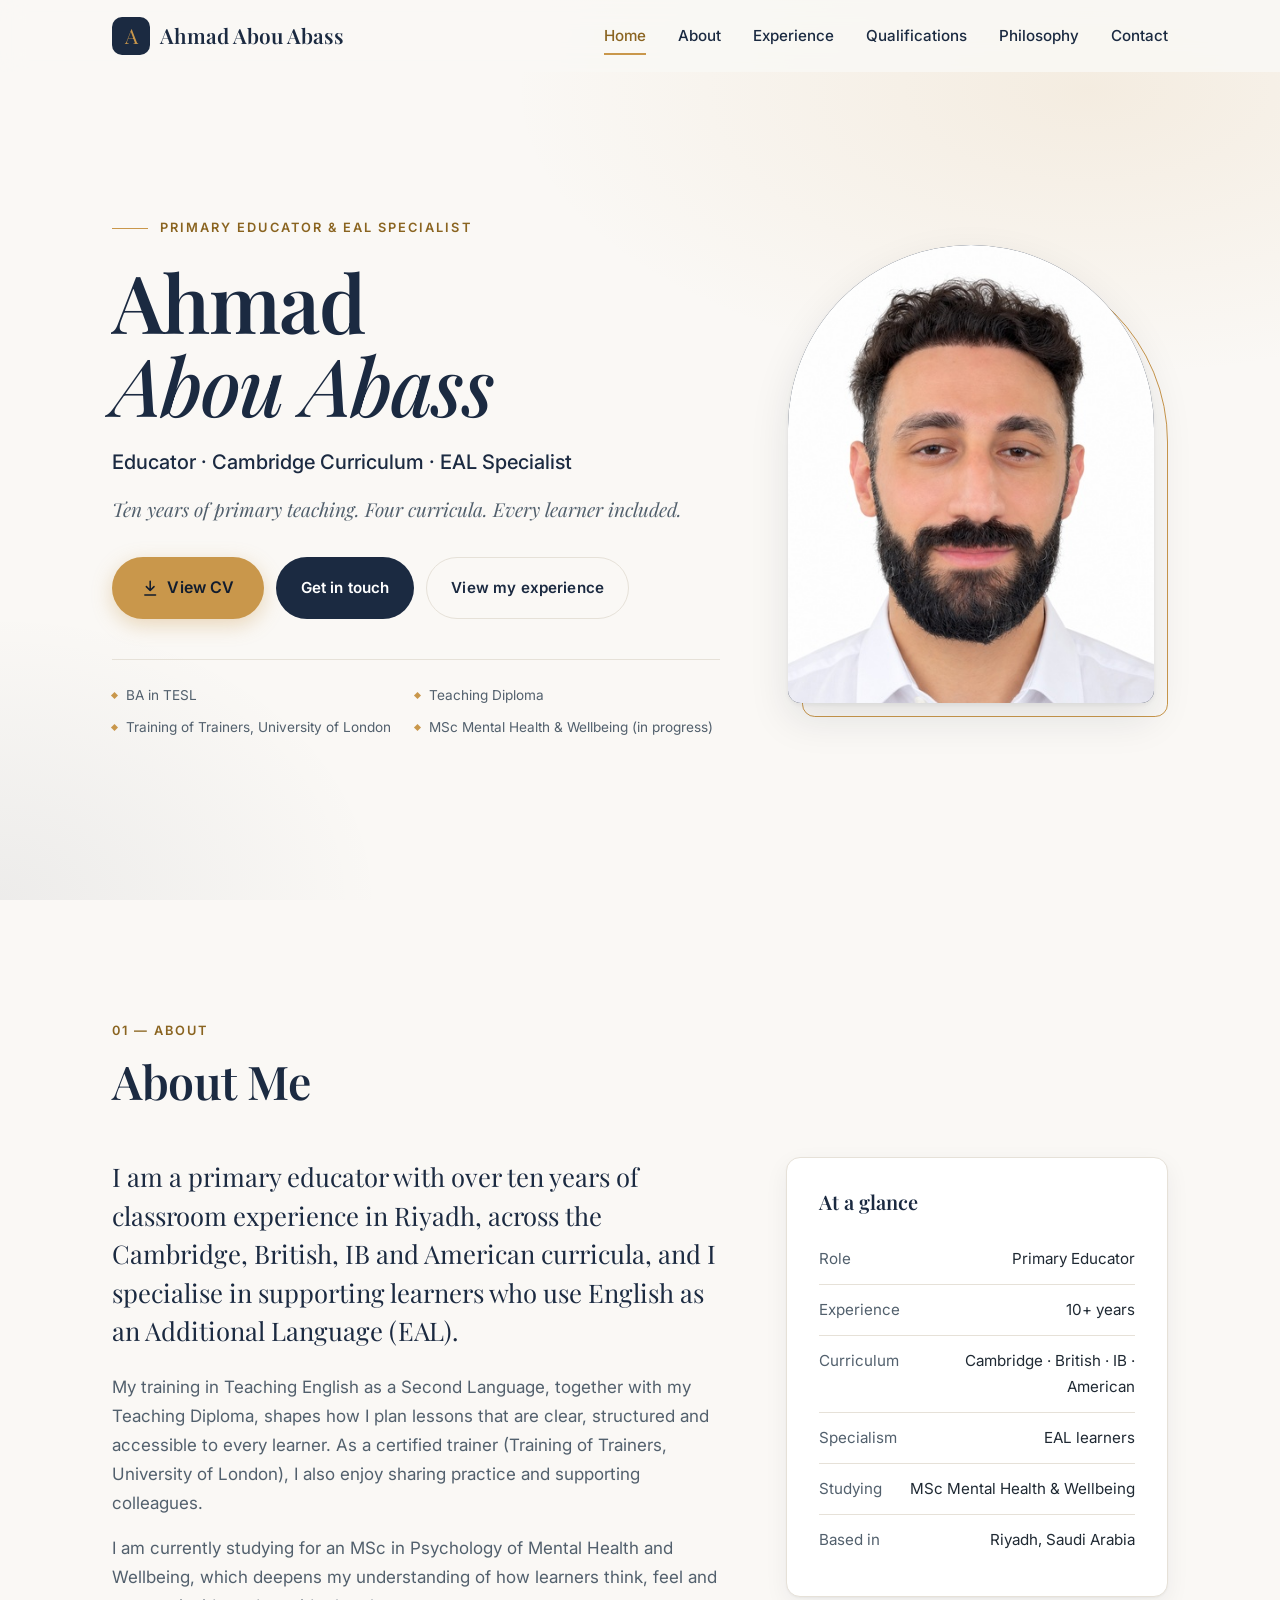
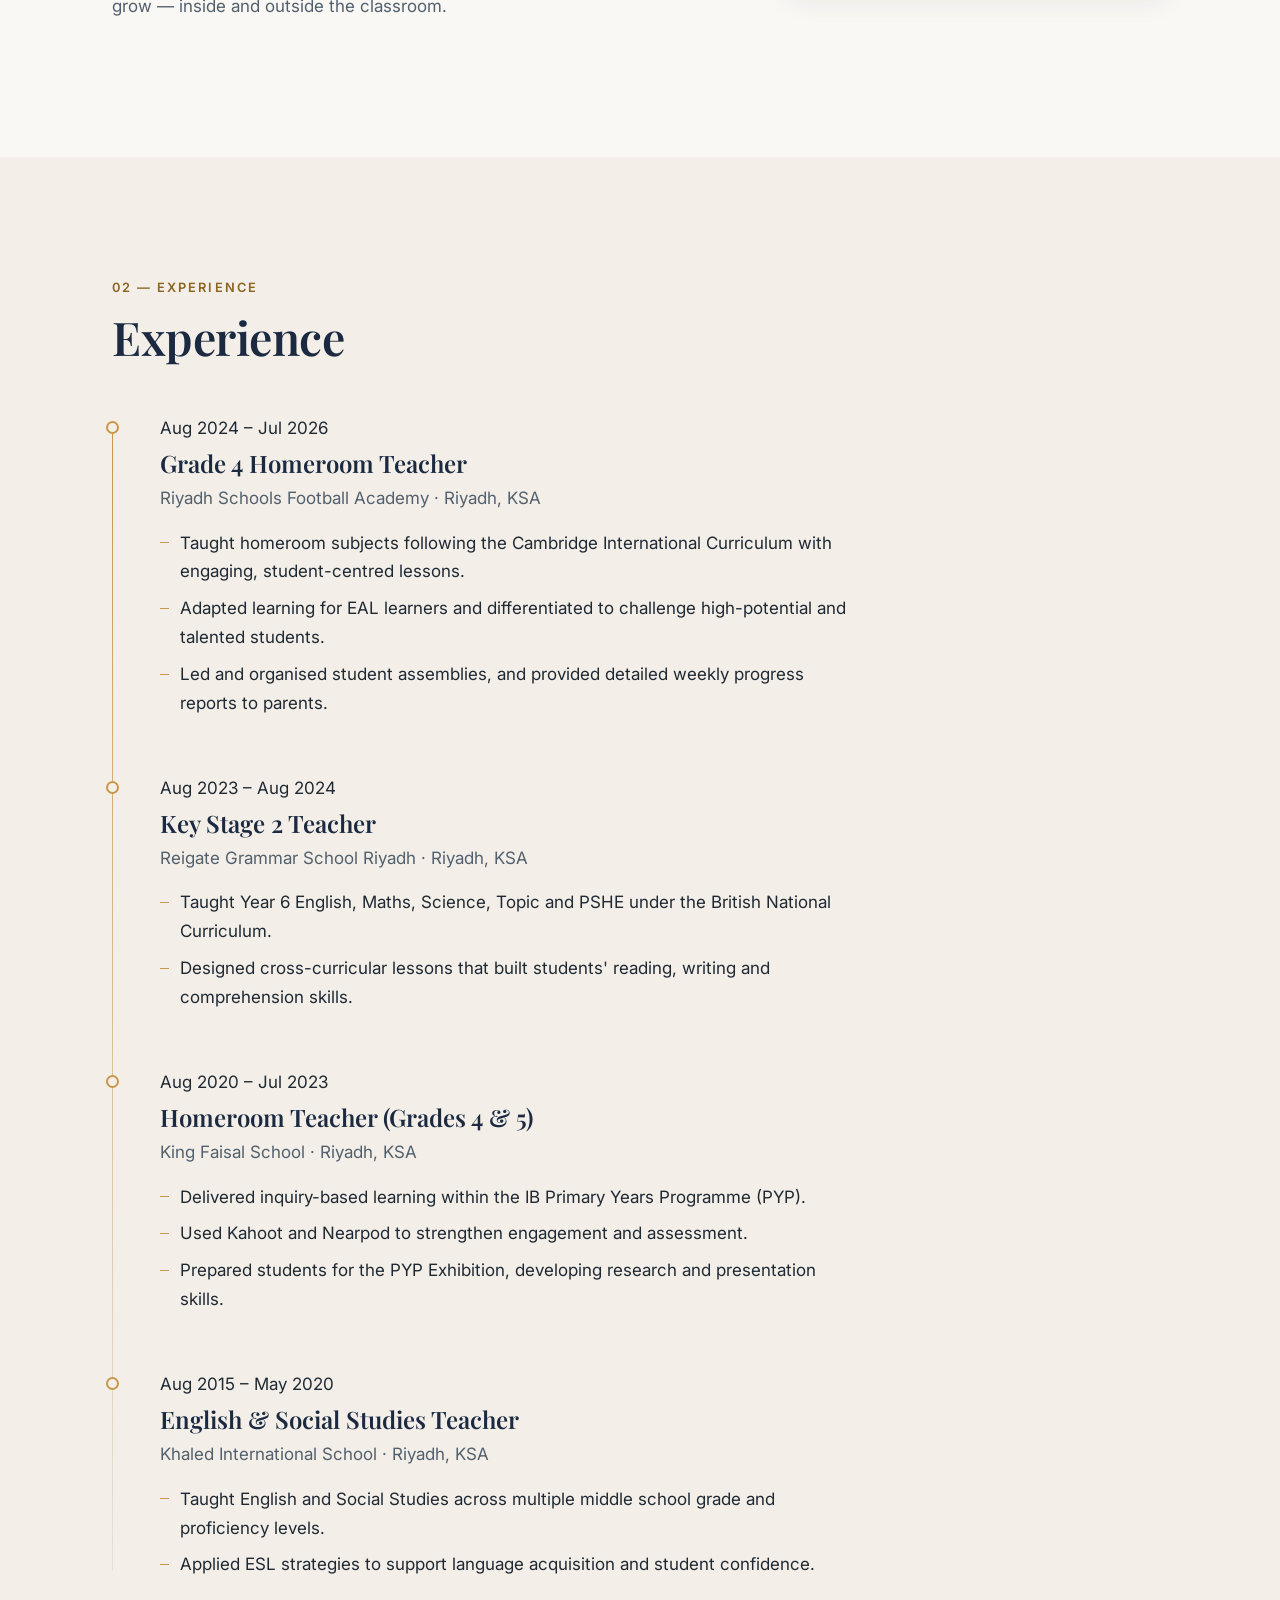
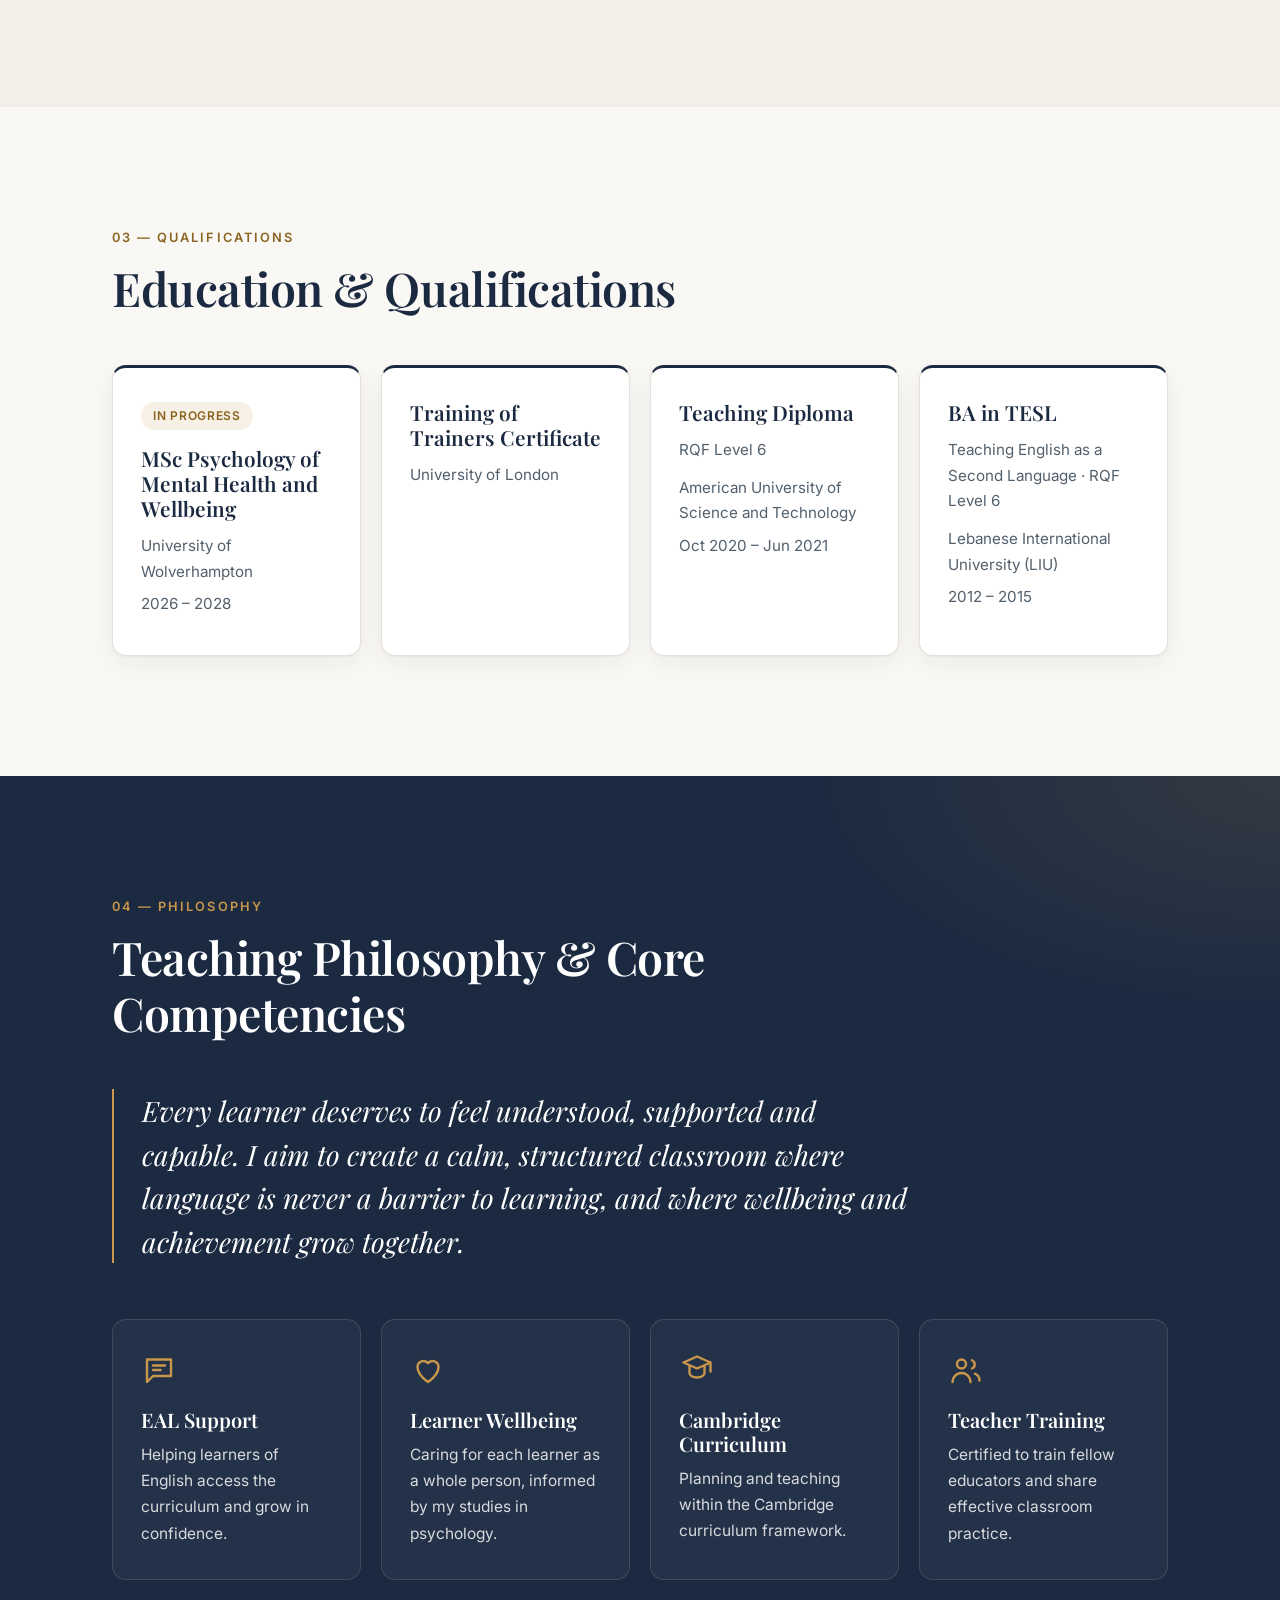
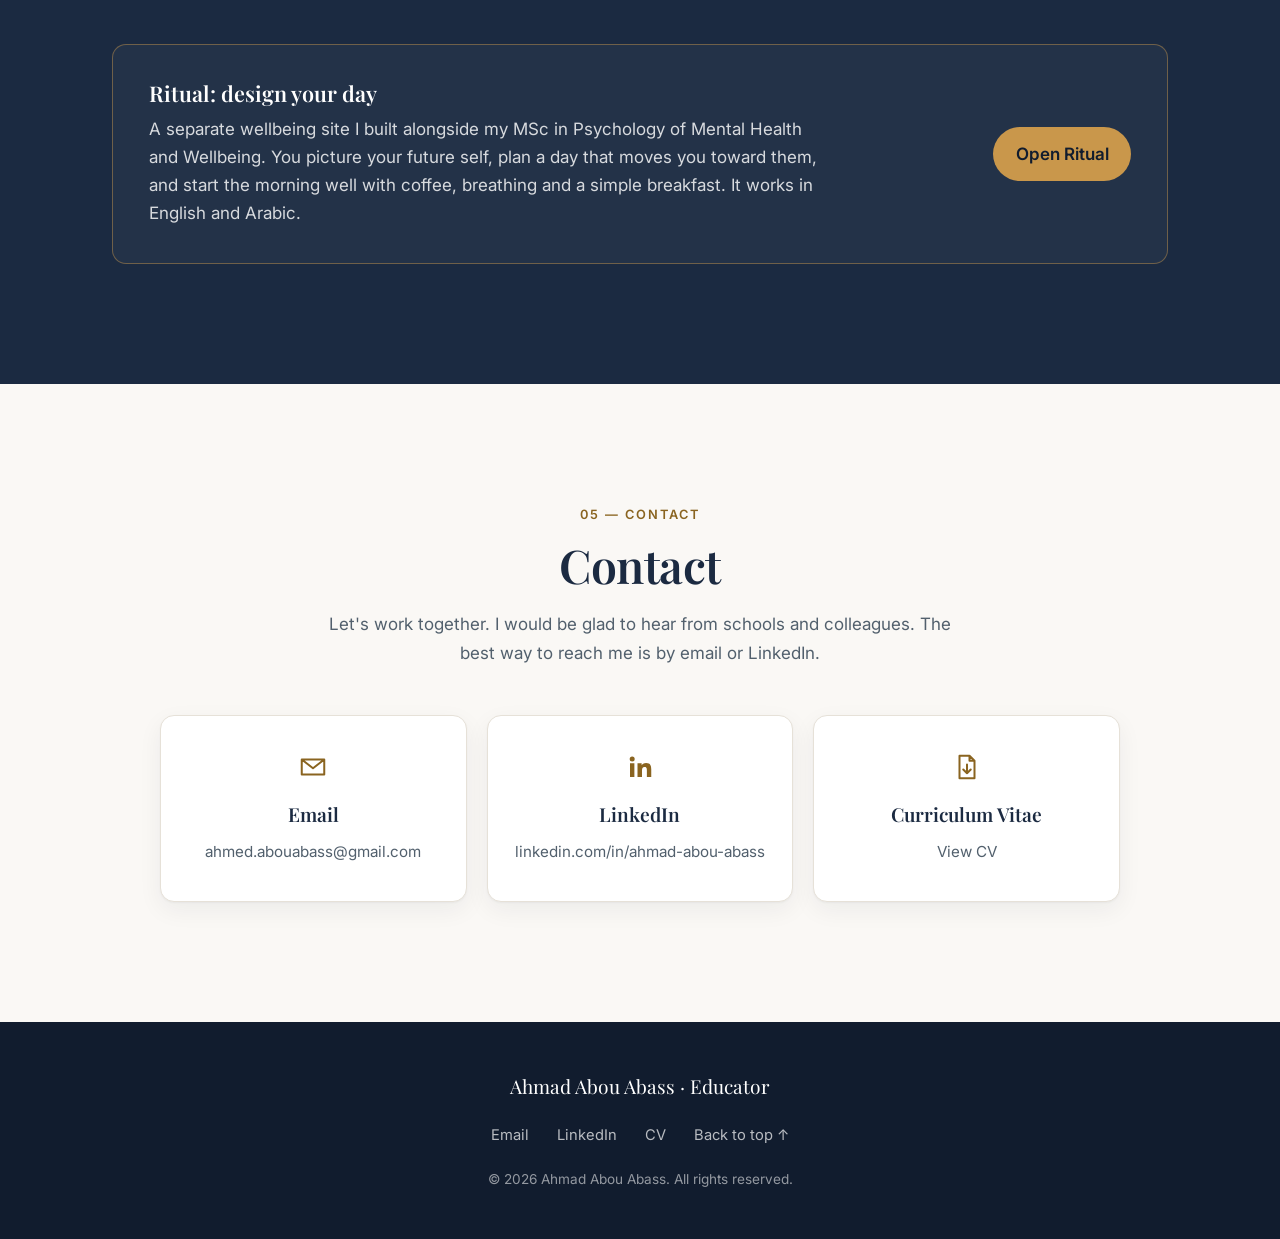
<file: index.html>
<!DOCTYPE html>
<html lang="en">
<head>
  <!-- ===== Basic page settings ===== -->
  <meta charset="UTF-8">
  <!-- Makes the page scale correctly on phones and tablets -->
  <meta name="viewport" content="width=device-width, initial-scale=1">
  <title>Ahmad Abou Abass | Educator · Cambridge Curriculum · EAL Specialist</title>
  <meta name="description" content="Portfolio of Ahmad Abou Abass, a primary educator and EAL specialist with over ten years of experience across the Cambridge, British, IB and American curricula.">
  <meta name="theme-color" content="#1B2A41">

  <link rel="canonical" href="https://ahmedabouabass.github.io/Ahmad-Portfolio/">

  <!-- Social sharing previews (WhatsApp, LinkedIn, Facebook, X) -->
  <meta property="og:type" content="website">
  <meta property="og:site_name" content="Ahmad Abou Abass">
  <meta property="og:title" content="Ahmad Abou Abass | Educator &amp; EAL Specialist">
  <meta property="og:description" content="Portfolio of Ahmad Abou Abass, a primary educator and EAL specialist with over ten years of experience across the Cambridge, British, IB and American curricula.">
  <meta property="og:url" content="https://ahmedabouabass.github.io/Ahmad-Portfolio/">
  <meta property="og:image" content="https://ahmedabouabass.github.io/Ahmad-Portfolio/images/social-card.jpg">
  <meta property="og:image:width" content="1200">
  <meta property="og:image:height" content="630">
  <meta property="og:image:alt" content="Ahmad Abou Abass, Primary Educator and EAL Specialist">
  <meta name="twitter:card" content="summary_large_image">
  <meta name="twitter:title" content="Ahmad Abou Abass | Educator &amp; EAL Specialist">
  <meta name="twitter:description" content="Portfolio of Ahmad Abou Abass, a primary educator and EAL specialist with over ten years of experience across the Cambridge, British, IB and American curricula.">
  <meta name="twitter:image" content="https://ahmedabouabass.github.io/Ahmad-Portfolio/images/social-card.jpg">

  <!-- Structured data: helps Google understand who this page is about -->
  <script type="application/ld+json">
  {
    "@context": "https://schema.org",
    "@type": "Person",
    "name": "Ahmad Abou Abass",
    "jobTitle": "Primary Educator and EAL Specialist",
    "url": "https://ahmedabouabass.github.io/Ahmad-Portfolio/",
    "image": "https://ahmedabouabass.github.io/Ahmad-Portfolio/images/ahmad-abou-abass.jpg",
    "email": "mailto:ahmed.abouabass@gmail.com",
    "address": {"@type": "PostalAddress", "addressLocality": "Riyadh", "addressCountry": "SA"},
    "sameAs": ["https://www.linkedin.com/in/ahmad-abou-abass"]
  }
  </script>

  <!-- Small "A" icon shown in the browser tab -->
  <link rel="icon" href="data:image/svg+xml,%3Csvg xmlns='http://www.w3.org/2000/svg' viewBox='0 0 64 64'%3E%3Crect width='64' height='64' rx='14' fill='%231B2A41'/%3E%3Ctext x='50%25' y='54%25' text-anchor='middle' dominant-baseline='middle' font-family='Georgia,serif' font-size='38' fill='%23C9974B'%3EA%3C/text%3E%3C/svg%3E">

  <!-- Fonts from Google Fonts: Playfair Display (headings) and Inter (body text) -->
  <link rel="preconnect" href="https://fonts.googleapis.com">
  <link rel="preconnect" href="https://fonts.gstatic.com" crossorigin>
  <link href="https://fonts.googleapis.com/css2?family=Inter:wght@400;500;600&family=Playfair+Display:ital,wght@0,500;0,600;1,500&display=swap" rel="stylesheet">

  <!-- Our own styles -->
  <link rel="stylesheet" href="styles.css">

  <!-- Tells the CSS that JavaScript is running (used for the fade-in animations) -->
  <script>document.documentElement.classList.add("js");</script>
  <!-- Our own JavaScript. "defer" means it runs after the page has loaded. -->
  <script src="script.js" defer></script>
</head>

<body>
  <!-- Accessibility: lets keyboard users jump straight past the menu -->
  <a class="skip-link" href="#main">Skip to main content</a>

  <!-- =====================================================
       SECTION 1: HEADER / NAVIGATION BAR
       ===================================================== -->
  <header class="site-header" id="site-header">
    <div class="container header-inner">
      <a class="logo" href="#home" aria-label="Ahmad Abou Abass, back to top">
        <span class="logo-mark" aria-hidden="true">A</span>
        <span class="logo-text">Ahmad Abou Abass</span>
      </a>

      <!-- Menu button: only visible on small screens -->
      <button class="nav-toggle" type="button" aria-controls="primary-nav" aria-expanded="false">
        <span class="nav-toggle-bars" aria-hidden="true"></span>
        <span class="visually-hidden">Open menu</span>
      </button>

      <nav class="primary-nav" id="primary-nav" aria-label="Main">
        <ul class="nav-list">
          <li><a class="nav-link" href="#home">Home</a></li>
          <li><a class="nav-link" href="#about">About</a></li>
          <li><a class="nav-link" href="#experience">Experience</a></li>
          <li><a class="nav-link" href="#education">Qualifications</a></li>
          <li><a class="nav-link" href="#philosophy">Philosophy</a></li>
          <li><a class="nav-link" href="#contact">Contact</a></li>
        </ul>
      </nav>
    </div>
  </header>

  <main id="main">

    <!-- =====================================================
         SECTION 2: HERO (the first thing visitors see)
         ===================================================== -->
    <section class="hero" id="home" aria-labelledby="hero-title">
      <div class="container hero-inner">
        <div class="hero-content">
          <p class="eyebrow reveal">Primary Educator &amp; EAL Specialist</p>
          <!-- The surname sits on its own line for a balanced, two-line heading -->
          <h1 class="hero-title reveal" id="hero-title">
            Ahmad <span class="hero-title-surname">Abou Abass</span>
          </h1>
          <p class="hero-subtitle reveal">
            Educator <span aria-hidden="true">·</span> Cambridge Curriculum <span aria-hidden="true">·</span> EAL Specialist
          </p>
          <p class="hero-tagline reveal">
            Ten years of primary teaching. Four curricula. Every learner included.
          </p>

          <div class="hero-actions reveal">
            <!-- Main call to action. The CV link is controlled in script.js -->
            <a class="btn btn--primary btn--large" href="cv/Ahmad-CV.pdf" data-cv-link>
              <svg class="btn-icon" viewBox="0 0 24 24" aria-hidden="true" focusable="false"><path d="M12 3v12m0 0-5-5m5 5 5-5M5 21h14" fill="none" stroke="currentColor" stroke-width="2" stroke-linecap="round" stroke-linejoin="round"/></svg>
              View CV
            </a>
            <a class="btn btn--secondary" href="#contact">Get in touch</a>
            <a class="btn btn--ghost" href="#experience">View my experience</a>
          </div>

          <!-- Confirmed qualifications only -->
          <ul class="hero-credentials reveal" aria-label="Key qualifications">
            <li>BA in TESL</li>
            <li>Teaching Diploma</li>
            <li>Training of Trainers, University of London</li>
            <li>MSc Mental Health &amp; Wellbeing (in progress)</li>
          </ul>
        </div>

        <!-- =================================================
             PORTRAIT AREA
             TO CHANGE YOUR PHOTO LATER:
             Replace images/ahmad-abou-abass.jpg with a new photo
             of the same name (portrait shape, ideally at least
             800 × 1000 pixels), then update width and height
             below to the new photo's size.
             ================================================= -->
        <div class="hero-photo reveal">
          <div class="photo-frame">
            <img class="photo-image" src="images/ahmad-abou-abass.jpg" alt="Portrait of Ahmad Abou Abass" width="413" height="531">
          </div>
        </div>
      </div>
    </section>

    <!-- =====================================================
         SECTION 3: ABOUT ME
         DRAFT TEXT: written only from Ahmad's confirmed facts.
         Ahmad should review and personalise it.
         ===================================================== -->
    <section class="section" id="about" aria-labelledby="about-title">
      <div class="container">
        <header class="section-header reveal">
          <p class="section-number">01 — About</p>
          <h2 class="section-title" id="about-title">About Me</h2>
        </header>

        <div class="about-grid">
          <div class="about-text reveal">
            <p class="lead">
              I am a primary educator with over ten years of classroom experience in Riyadh, across the
              Cambridge, British, IB and American curricula, and I specialise in supporting learners who
              use English as an Additional Language (EAL).
            </p>
            <p>
              My training in Teaching English as a Second Language, together with my Teaching Diploma,
              shapes how I plan lessons that are clear, structured and accessible to every learner.
              As a certified trainer (Training of Trainers, University of London), I also enjoy
              sharing practice and supporting colleagues.
            </p>
            <p>
              I am currently studying for an MSc in Psychology of Mental Health and Wellbeing, which deepens my
              understanding of how learners think, feel and grow — inside and outside the classroom.
            </p>
          </div>

          <aside class="about-card reveal" aria-label="At a glance">
            <h3 class="about-card-title">At a glance</h3>
            <ul class="fact-list">
              <li><span class="fact-label">Role</span><span>Primary Educator</span></li>
              <li><span class="fact-label">Experience</span><span>10+ years</span></li>
              <li><span class="fact-label">Curriculum</span><span>Cambridge · British · IB · American</span></li>
              <li><span class="fact-label">Specialism</span><span>EAL learners</span></li>
              <li><span class="fact-label">Studying</span><span>MSc Mental Health &amp; Wellbeing</span></li>
              <li><span class="fact-label">Based in</span><span>Riyadh, Saudi Arabia</span></li>
            </ul>
          </aside>
        </div>
      </div>
    </section>

    <!-- =====================================================
         SECTION 4: EXPERIENCE (timeline)
         ===================================================== -->
    <section class="section section--tinted" id="experience" aria-labelledby="experience-title">
      <div class="container">
        <header class="section-header reveal">
          <p class="section-number">02 — Experience</p>
          <h2 class="section-title" id="experience-title">Experience</h2>
        </header>

        <ol class="timeline">
          <!-- Each role is one <li class="timeline-item">. Newest role first. -->
          <li class="timeline-item reveal">
            <p class="timeline-date">Aug 2024 – Jul 2026</p>
            <h3 class="timeline-role">Grade 4 Homeroom Teacher</h3>
            <p class="timeline-place">Riyadh Schools Football Academy · Riyadh, KSA</p>
            <ul class="timeline-points">
              <li>Taught homeroom subjects following the Cambridge International Curriculum with engaging, student-centred lessons.</li>
              <li>Adapted learning for EAL learners and differentiated to challenge high-potential and talented students.</li>
              <li>Led and organised student assemblies, and provided detailed weekly progress reports to parents.</li>
            </ul>
          </li>

          <li class="timeline-item reveal">
            <p class="timeline-date">Aug 2023 – Aug 2024</p>
            <h3 class="timeline-role">Key Stage 2 Teacher</h3>
            <p class="timeline-place">Reigate Grammar School Riyadh · Riyadh, KSA</p>
            <ul class="timeline-points">
              <li>Taught Year 6 English, Maths, Science, Topic and PSHE under the British National Curriculum.</li>
              <li>Designed cross-curricular lessons that built students' reading, writing and comprehension skills.</li>
            </ul>
          </li>

          <li class="timeline-item reveal">
            <p class="timeline-date">Aug 2020 – Jul 2023</p>
            <h3 class="timeline-role">Homeroom Teacher (Grades 4 &amp; 5)</h3>
            <p class="timeline-place">King Faisal School · Riyadh, KSA</p>
            <ul class="timeline-points">
              <li>Delivered inquiry-based learning within the IB Primary Years Programme (PYP).</li>
              <li>Used Kahoot and Nearpod to strengthen engagement and assessment.</li>
              <li>Prepared students for the PYP Exhibition, developing research and presentation skills.</li>
            </ul>
          </li>

          <li class="timeline-item reveal">
            <p class="timeline-date">Aug 2015 – May 2020</p>
            <h3 class="timeline-role">English &amp; Social Studies Teacher</h3>
            <p class="timeline-place">Khaled International School · Riyadh, KSA</p>
            <ul class="timeline-points">
              <li>Taught English and Social Studies across multiple middle school grade and proficiency levels.</li>
              <li>Applied ESL strategies to support language acquisition and student confidence.</li>
            </ul>
          </li>
        </ol>
      </div>
    </section>

    <!-- =====================================================
         SECTION 5: EDUCATION & QUALIFICATIONS (cards)
         ===================================================== -->
    <section class="section" id="education" aria-labelledby="education-title">
      <div class="container">
        <header class="section-header reveal">
          <p class="section-number">03 — Qualifications</p>
          <h2 class="section-title" id="education-title">Education &amp; Qualifications</h2>
        </header>

        <ul class="card-grid">
          <li class="card reveal">
            <span class="card-badge card-badge--progress">In progress</span>
            <h3 class="card-title">MSc Psychology of Mental Health and Wellbeing</h3>
            <p class="card-meta">University of Wolverhampton</p>
            <p class="card-meta">2026 – 2028</p>
          </li>

          <li class="card reveal">
            <h3 class="card-title">Training of Trainers Certificate</h3>
            <p class="card-meta">University of London</p>
          </li>

          <li class="card reveal">
            <h3 class="card-title">Teaching Diploma</h3>
            <p class="card-subtitle">RQF Level 6</p>
            <p class="card-meta">American University of Science and Technology</p>
            <p class="card-meta">Oct 2020 – Jun 2021</p>
          </li>

          <li class="card reveal">
            <h3 class="card-title">BA in TESL</h3>
            <p class="card-subtitle">Teaching English as a Second Language · RQF Level 6</p>
            <p class="card-meta">Lebanese International University (LIU)</p>
            <p class="card-meta">2012 – 2015</p>
          </li>
        </ul>
      </div>
    </section>

    <!-- =====================================================
         SECTION 6: TEACHING PHILOSOPHY & CORE COMPETENCIES
         DRAFT TEXT: Ahmad should review and personalise it.
         ===================================================== -->
    <section class="section section--dark" id="philosophy" aria-labelledby="philosophy-title">
      <div class="container">
        <header class="section-header reveal">
          <p class="section-number">04 — Philosophy</p>
          <h2 class="section-title" id="philosophy-title">Teaching Philosophy &amp; Core Competencies</h2>
        </header>

        <blockquote class="philosophy-quote reveal">
          <p>
            Every learner deserves to feel understood, supported and capable. I aim to create a calm,
            structured classroom where language is never a barrier to learning, and where wellbeing
            and achievement grow together.
          </p>
        </blockquote>

        <ul class="competency-grid">
          <li class="competency reveal">
            <svg class="competency-icon" viewBox="0 0 24 24" aria-hidden="true" focusable="false"><path d="M4 5h16v11H8l-4 4V5Z M8 9h8 M8 12h5" fill="none" stroke="currentColor" stroke-width="1.6" stroke-linecap="round" stroke-linejoin="round"/></svg>
            <h3 class="competency-title">EAL Support</h3>
            <p>Helping learners of English access the curriculum and grow in confidence.</p>
          </li>
          <li class="competency reveal">
            <svg class="competency-icon" viewBox="0 0 24 24" aria-hidden="true" focusable="false"><path d="M12 20s-7-4.4-7-10a4 4 0 0 1 7-2.6A4 4 0 0 1 19 10c0 5.6-7 10-7 10Z" fill="none" stroke="currentColor" stroke-width="1.6" stroke-linejoin="round"/></svg>
            <h3 class="competency-title">Learner Wellbeing</h3>
            <p>Caring for each learner as a whole person, informed by my studies in psychology.</p>
          </li>
          <li class="competency reveal">
            <svg class="competency-icon" viewBox="0 0 24 24" aria-hidden="true" focusable="false"><path d="M3 7l9-4 9 4-9 4-9-4Z M7 9v5c0 1.7 2.2 3 5 3s5-1.3 5-3V9 M21 7v6" fill="none" stroke="currentColor" stroke-width="1.6" stroke-linecap="round" stroke-linejoin="round"/></svg>
            <h3 class="competency-title">Cambridge Curriculum</h3>
            <p>Planning and teaching within the Cambridge curriculum framework.</p>
          </li>
          <li class="competency reveal">
            <svg class="competency-icon" viewBox="0 0 24 24" aria-hidden="true" focusable="false"><path d="M9 11a3 3 0 1 0 0-6 3 3 0 0 0 0 6Z M3 20c0-3.3 2.7-6 6-6s6 2.7 6 6 M16 5.5a3 3 0 0 1 0 5.5 M18 14.5c1.8.8 3 2.6 3 4.5" fill="none" stroke="currentColor" stroke-width="1.6" stroke-linecap="round" stroke-linejoin="round"/></svg>
            <h3 class="competency-title">Teacher Training</h3>
            <p>Certified to train fellow educators and share effective classroom practice.</p>
          </li>
        </ul>

        <aside class="ritual-card reveal" aria-labelledby="ritual-title">
          <div class="ritual-text">
            <h3 id="ritual-title">Ritual: design your day</h3>
            <p>
              A separate wellbeing site I built alongside my MSc in Psychology of Mental Health and
              Wellbeing. You picture your future self, plan a day that moves you toward them, and
              start the morning well with coffee, breathing and a simple breakfast. It works in
              English and Arabic.
            </p>
          </div>
          <a class="ritual-link" href="https://ahmedabouabass.github.io/">Open Ritual</a>
        </aside>
      </div>
    </section>

    <!-- =====================================================
         SECTION 7: CONTACT
         Email and LinkedIn are set in script.js (SITE_SETTINGS)
         ===================================================== -->
    <section class="section" id="contact" aria-labelledby="contact-title">
      <div class="container contact-inner">
        <header class="section-header section-header--center reveal">
          <p class="section-number">05 — Contact</p>
          <h2 class="section-title" id="contact-title">Contact</h2>
          <p class="section-intro">
            Let's work together. I would be glad to hear from schools and colleagues. The best way to reach me is by email or LinkedIn.
          </p>
        </header>

        <ul class="contact-grid">
          <li class="reveal">
            <a class="contact-card" href="mailto:ahmed.abouabass@gmail.com" data-contact="email">
              <svg class="contact-icon" viewBox="0 0 24 24" aria-hidden="true" focusable="false"><path d="M3 6h18v12H3V6Zm0 0 9 7 9-7" fill="none" stroke="currentColor" stroke-width="1.6" stroke-linejoin="round"/></svg>
              <span class="contact-label">Email</span>
              <span class="contact-value" data-contact-text="email">ahmed.abouabass@gmail.com</span>
            </a>
          </li>
          <li class="reveal">
            <a class="contact-card" href="https://www.linkedin.com/in/ahmad-abou-abass" data-contact="linkedin">
              <svg class="contact-icon" viewBox="0 0 24 24" aria-hidden="true" focusable="false"><path d="M4 9h3.5v11H4V9Zm1.75-5.5a2 2 0 1 1 0 4 2 2 0 0 1 0-4ZM10 9h3.3v1.6c.5-.9 1.7-1.9 3.6-1.9 3.6 0 4.1 2.3 4.1 5.3V20h-3.5v-5.2c0-1.3 0-2.9-1.8-2.9s-2.1 1.4-2.1 2.8V20H10V9Z" fill="currentColor"/></svg>
              <span class="contact-label">LinkedIn</span>
              <span class="contact-value" data-contact-text="linkedin">linkedin.com/in/ahmad-abou-abass</span>
            </a>
          </li>
          <li class="reveal">
            <a class="contact-card" href="cv/Ahmad-CV.pdf" data-cv-link>
              <svg class="contact-icon" viewBox="0 0 24 24" aria-hidden="true" focusable="false"><path d="M6 3h8l4 4v14H6V3Zm8 0v4h4 M12 10v7m0 0-3-3m3 3 3-3" fill="none" stroke="currentColor" stroke-width="1.6" stroke-linecap="round" stroke-linejoin="round"/></svg>
              <span class="contact-label">Curriculum Vitae</span>
              <span class="contact-value">View CV</span>
            </a>
          </li>
        </ul>
      </div>
    </section>

  </main>

  <!-- =====================================================
       SECTION 8: FOOTER
       ===================================================== -->
  <footer class="site-footer">
    <div class="container footer-inner">
      <p class="footer-name">Ahmad Abou Abass <span aria-hidden="true">·</span> Educator</p>
      <ul class="footer-links">
        <li><a href="mailto:ahmed.abouabass@gmail.com" data-contact="email">Email</a></li>
        <li><a href="https://www.linkedin.com/in/ahmad-abou-abass" data-contact="linkedin">LinkedIn</a></li>
        <li><a href="cv/Ahmad-CV.pdf" data-cv-link>CV</a></li>
        <li><a href="#home">Back to top ↑</a></li>
      </ul>
      <p class="footer-copy">&copy; <span id="current-year">2026</span> Ahmad Abou Abass. All rights reserved.</p>
    </div>
  </footer>

  <!-- Small pop-up message area (used for "coming soon" notices).
       aria-live means screen readers will read the message aloud. -->
  <div class="notice" id="site-notice" role="status" aria-live="polite"></div>
</body>
</html>
</file>
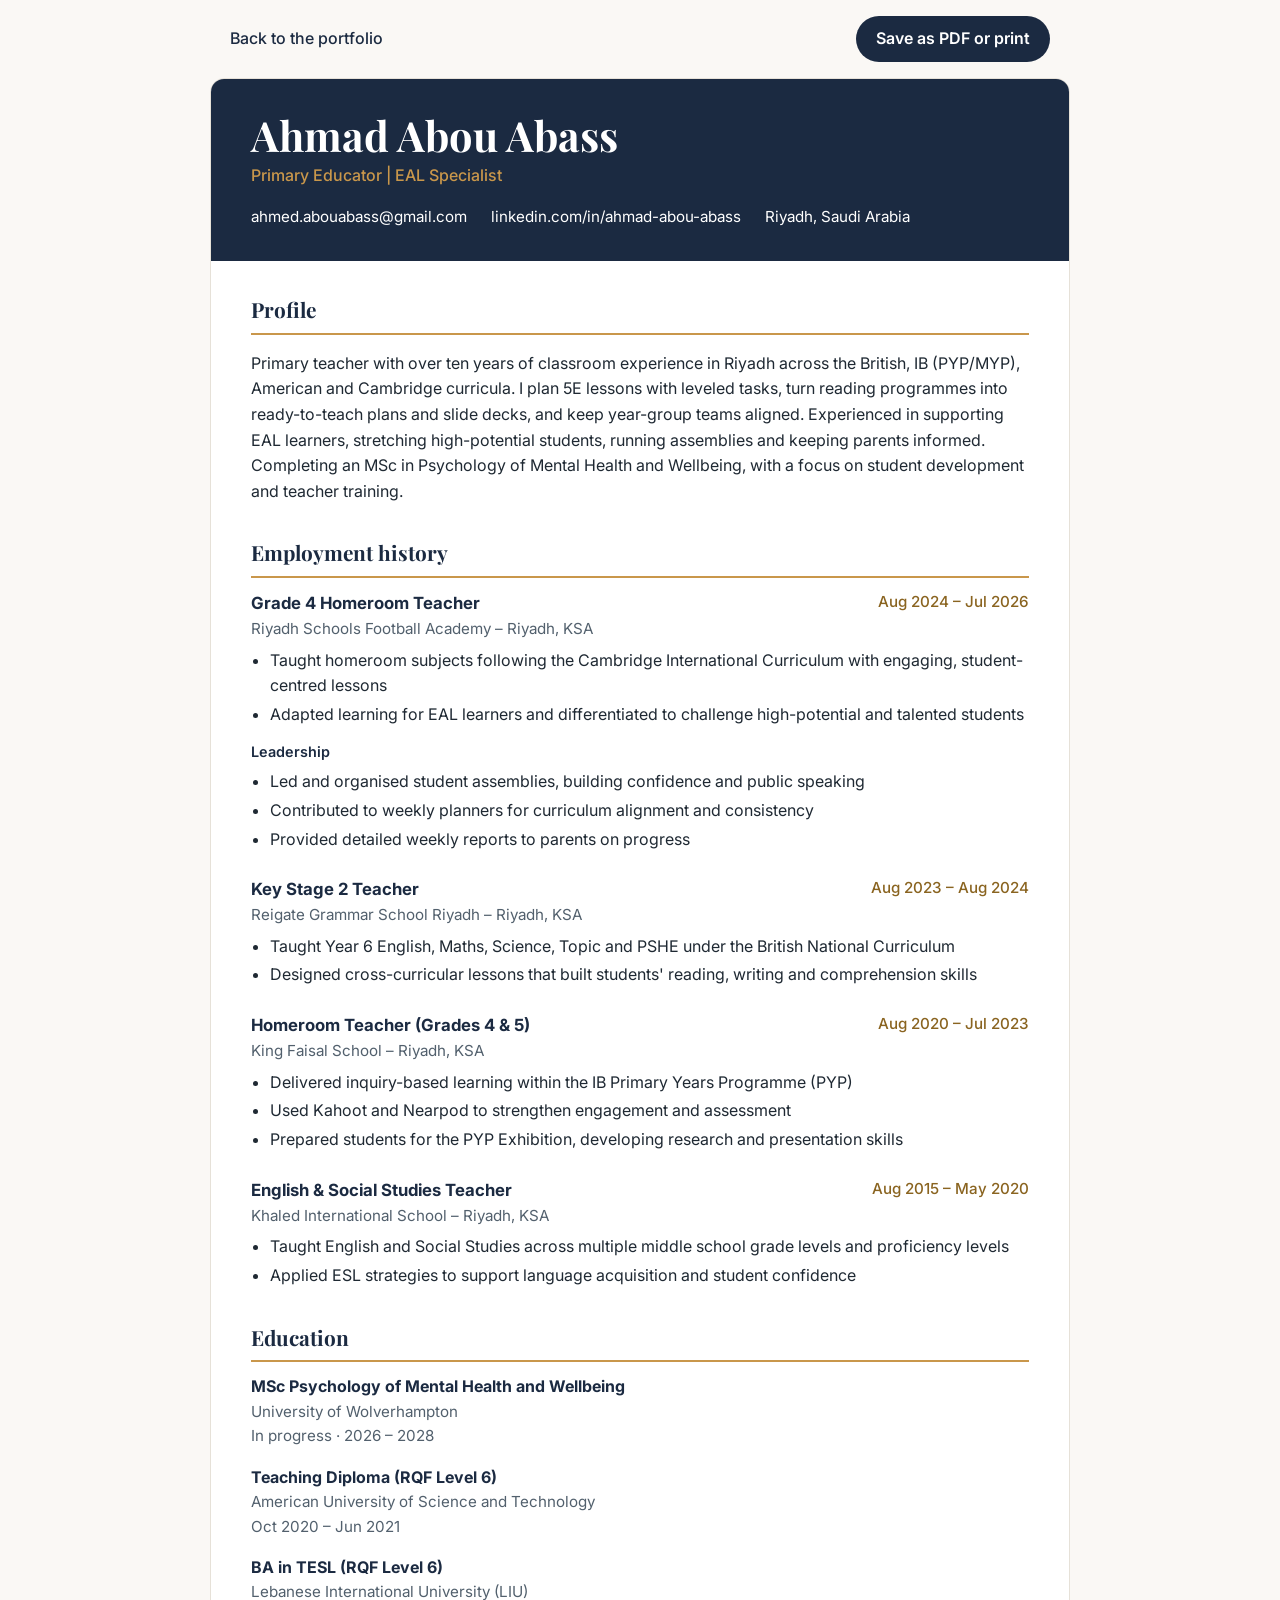
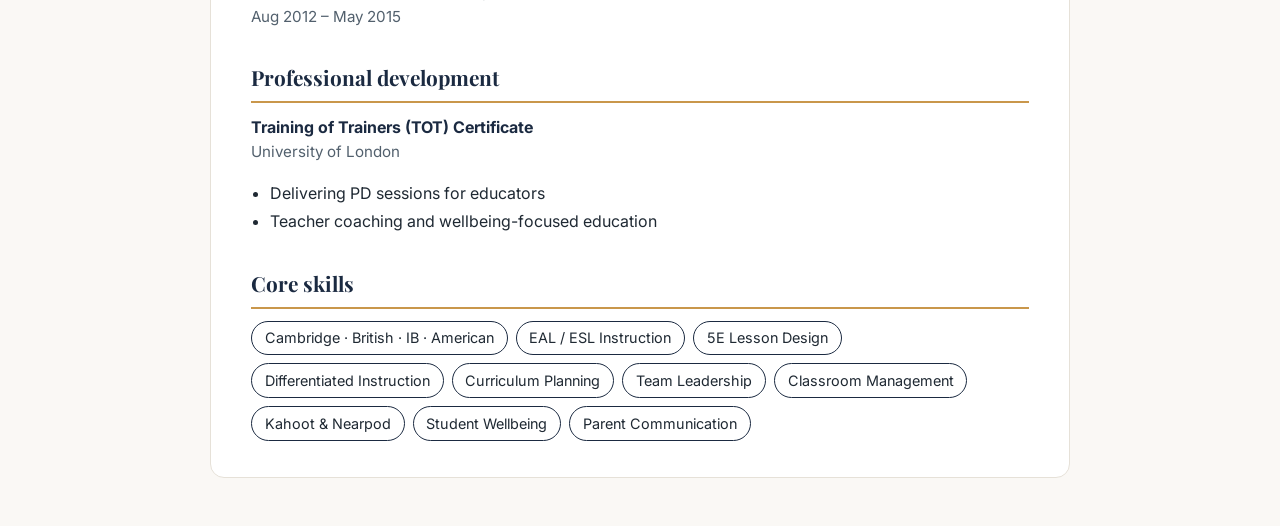
<file: cv/index.html>
<!DOCTYPE html>
<html lang="en">
<head>
<meta charset="UTF-8">
<meta name="viewport" content="width=device-width, initial-scale=1">
<title>Ahmad Abou Abass | Curriculum Vitae</title>
<meta name="description" content="Curriculum vitae of Ahmad Abou Abass, primary educator and EAL specialist in Riyadh.">
<meta name="theme-color" content="#1B2A41">
<link rel="canonical" href="https://ahmedabouabass.github.io/Ahmad-Portfolio/cv/">
<link rel="preconnect" href="https://fonts.googleapis.com">
<link rel="preconnect" href="https://fonts.gstatic.com" crossorigin>
<link href="https://fonts.googleapis.com/css2?family=Inter:wght@400;500;600&family=Playfair+Display:wght@600;700&display=swap" rel="stylesheet">
<style>
:root{--navy:#1B2A41;--gold:#C9974B;--gold-dark:#8A6420;--ink:#1F2933;--muted:#52606D;--bg:#FAF8F5;--line:#E6E1D8}
*{box-sizing:border-box}
body{margin:0;font-family:Inter,system-ui,-apple-system,"Segoe UI",Roboto,Arial,sans-serif;color:var(--ink);background:var(--bg);line-height:1.6;font-size:16px}
a{color:var(--navy)}
.bar{display:flex;flex-wrap:wrap;gap:.75rem 1.5rem;justify-content:space-between;align-items:center;max-width:860px;margin:0 auto;padding:1rem 1.25rem}
.bar a.back{text-decoration:none;font-weight:500}
.bar button{font:inherit;font-weight:600;border:0;border-radius:999px;padding:.65rem 1.25rem;background:var(--navy);color:#fff;cursor:pointer}
.bar button:focus-visible,.bar a:focus-visible{outline:3px solid var(--gold);outline-offset:3px}
.page{max-width:860px;margin:0 auto 3rem;background:#fff;border:1px solid var(--line);border-radius:14px;overflow:hidden}
header.top{background:var(--navy);color:#fff;padding:2rem clamp(1.25rem,4vw,2.5rem)}
header.top h1{font-family:"Playfair Display",Georgia,serif;font-size:clamp(1.9rem,5vw,2.6rem);margin:0 0 .25rem;line-height:1.15}
header.top p{margin:0;color:var(--gold);font-weight:500}
.contact{display:flex;flex-wrap:wrap;gap:.25rem 1.5rem;margin-top:1rem;font-size:.95rem}
.contact a,.contact span{color:#fff;text-decoration:none}
.contact a:hover{text-decoration:underline}
main{padding:1.5rem clamp(1.25rem,4vw,2.5rem) 2.25rem}
h2{font-family:"Playfair Display",Georgia,serif;color:var(--navy);font-size:1.3rem;margin:2rem 0 .75rem;padding-bottom:.4rem;border-bottom:2px solid var(--gold)}
h2:first-child{margin-top:.5rem}
.job{margin:0 0 1.5rem;break-inside:avoid}
.job-head{display:flex;flex-wrap:wrap;justify-content:space-between;gap:.15rem 1rem}
.job h3{margin:0;font-size:1.05rem;color:var(--navy)}
.dates{color:var(--gold-dark);font-weight:500;font-size:.95rem}
.where{margin:0;color:var(--muted);font-size:.95rem}
.note{margin:.15rem 0 0;color:var(--muted);font-style:italic;font-size:.92rem}
.sub{margin:.75rem 0 0;font-weight:600;font-size:.9rem;color:var(--navy)}
ul{margin:.4rem 0 0;padding-left:1.2rem}
li{margin:.2rem 0}
.edu{margin:0 0 1rem;break-inside:avoid}
.edu strong{display:block;color:var(--navy)}
.edu span{display:block;color:var(--muted);font-size:.95rem}
.skills{display:flex;flex-wrap:wrap;gap:.5rem;list-style:none;padding:0;margin:.5rem 0 0}
.skills li{margin:0;padding:.3rem .8rem;border:1px solid var(--navy);border-radius:999px;font-size:.9rem}
@media print{
  @page{size:A4;margin:12mm}
  body{background:#fff;font-size:11px}
  .bar{display:none}
  .page{border:0;border-radius:0;margin:0;max-width:none}
  header.top{-webkit-print-color-adjust:exact;print-color-adjust:exact;padding:14px 18px}
  main{padding:8px 18px}
  h2{margin:12px 0 6px;font-size:14px}
  .job{margin-bottom:8px}
}
</style>
</head>
<body>
<div class="bar">
  <a class="back" href="../">Back to the portfolio</a>
  <button type="button" onclick="window.print()">Save as PDF or print</button>
</div>
<article class="page">
  <header class="top">
    <h1>Ahmad Abou Abass</h1>
    <p>Primary Educator | EAL Specialist</p>
    <div class="contact">
      <a href="mailto:ahmed.abouabass@gmail.com">ahmed.abouabass@gmail.com</a>
      <a href="https://www.linkedin.com/in/ahmad-abou-abass">linkedin.com/in/ahmad-abou-abass</a>
      <span>Riyadh, Saudi Arabia</span>
    </div>
  </header>
  <main>
    <h2>Profile</h2>
    <p>Primary teacher with over ten years of classroom experience in Riyadh across the British, IB (PYP/MYP), American and Cambridge curricula. I plan 5E lessons with leveled tasks, turn reading programmes into ready-to-teach plans and slide decks, and keep year-group teams aligned. Experienced in supporting EAL learners, stretching high-potential students, running assemblies and keeping parents informed. Completing an MSc in Psychology of Mental Health and Wellbeing, with a focus on student development and teacher training.</p>

    <h2>Employment history</h2>
    <section class="job">
      <div class="job-head"><h3>Grade 4 Homeroom Teacher</h3><span class="dates">Aug 2024 – Jul 2026</span></div>
      <p class="where">Riyadh Schools Football Academy – Riyadh, KSA</p>
      <ul>
        <li>Taught homeroom subjects following the Cambridge International Curriculum with engaging, student-centred lessons</li>
        <li>Adapted learning for EAL learners and differentiated to challenge high-potential and talented students</li>
      </ul>
      <p class="sub">Leadership</p>
      <ul>
        <li>Led and organised student assemblies, building confidence and public speaking</li>
        <li>Contributed to weekly planners for curriculum alignment and consistency</li>
        <li>Provided detailed weekly reports to parents on progress</li>
      </ul>
    </section>
    <section class="job">
      <div class="job-head"><h3>Key Stage 2 Teacher</h3><span class="dates">Aug 2023 – Aug 2024</span></div>
      <p class="where">Reigate Grammar School Riyadh – Riyadh, KSA</p>
      <ul>
        <li>Taught Year 6 English, Maths, Science, Topic and PSHE under the British National Curriculum</li>
        <li>Designed cross-curricular lessons that built students' reading, writing and comprehension skills</li>
      </ul>
    </section>
    <section class="job">
      <div class="job-head"><h3>Homeroom Teacher (Grades 4 &amp; 5)</h3><span class="dates">Aug 2020 – Jul 2023</span></div>
      <p class="where">King Faisal School – Riyadh, KSA</p>
      <ul>
        <li>Delivered inquiry-based learning within the IB Primary Years Programme (PYP)</li>
        <li>Used Kahoot and Nearpod to strengthen engagement and assessment</li>
        <li>Prepared students for the PYP Exhibition, developing research and presentation skills</li>
      </ul>
    </section>
    <section class="job">
      <div class="job-head"><h3>English &amp; Social Studies Teacher</h3><span class="dates">Aug 2015 – May 2020</span></div>
      <p class="where">Khaled International School – Riyadh, KSA</p>
      <ul>
        <li>Taught English and Social Studies across multiple middle school grade levels and proficiency levels</li>
        <li>Applied ESL strategies to support language acquisition and student confidence</li>
      </ul>
    </section>

    <h2>Education</h2>
    <div class="edu"><strong>MSc Psychology of Mental Health and Wellbeing</strong><span>University of Wolverhampton</span><span>In progress · 2026 – 2028</span></div>
    <div class="edu"><strong>Teaching Diploma (RQF Level 6)</strong><span>American University of Science and Technology</span><span>Oct 2020 – Jun 2021</span></div>
    <div class="edu"><strong>BA in TESL (RQF Level 6)</strong><span>Lebanese International University (LIU)</span><span>Aug 2012 – May 2015</span></div>

    <h2>Professional development</h2>
    <div class="edu"><strong>Training of Trainers (TOT) Certificate</strong><span>University of London</span></div>
    <ul>
      <li>Delivering PD sessions for educators</li>
      <li>Teacher coaching and wellbeing-focused education</li>
    </ul>

    <h2>Core skills</h2>
    <ul class="skills">
      <li>Cambridge · British · IB · American</li><li>EAL / ESL Instruction</li><li>5E Lesson Design</li><li>Differentiated Instruction</li><li>Curriculum Planning</li><li>Team Leadership</li><li>Classroom Management</li><li>Kahoot &amp; Nearpod</li><li>Student Wellbeing</li><li>Parent Communication</li>
    </ul>
  </main>
</article>
</body>
</html>
</file>
<file: styles.css>
/* =========================================================
   styles.css — the look of Ahmad's portfolio
   ---------------------------------------------------------
   Contents:
   1.  Design settings (colours, fonts, spacing)
   2.  Basic reset and page defaults
   3.  Reusable helpers (container, buttons, placeholders)
   4.  Header and navigation
   5.  Hero
   6.  Shared section styles
   7.  About
   8.  Experience timeline
   9.  Education cards
   10. Philosophy & competencies
   11. Contact
   12. Footer
   13. Pop-up notice
   14. Fade-in animations
   15. Screen sizes (small phones, tablet, desktop)
   16. Reduced motion (accessibility)
   ========================================================= */


/* ---------- 1. Design settings ----------
   Change a colour or font here and it updates everywhere. */
:root {
  /* Colours */
  --color-navy:        #1B2A41;  /* main brand colour */
  --color-navy-deep:   #111C2E;  /* footer, darkest areas */
  --color-gold:        #C9974B;  /* warm accent (buttons, details) */
  --color-gold-dark:   #8A6420;  /* gold for small text on light backgrounds */
  --color-ink:         #1F2933;  /* main text */
  --color-muted:       #52606D;  /* secondary text */
  --color-bg:          #FAF8F5;  /* warm ivory page background */
  --color-bg-tint:     #F3EFE8;  /* slightly darker background for alternate sections */
  --color-surface:     #FFFFFF;  /* cards */
  --color-line:        #E6E1D8;  /* thin borders */

  /* Fonts */
  --font-heading: "Playfair Display", Georgia, "Times New Roman", serif;
  --font-body:    "Inter", system-ui, -apple-system, "Segoe UI", Roboto, Arial, sans-serif;

  /* Spacing and shapes */
  --container-width: 1120px;
  --section-space:   clamp(4.5rem, 10vw, 7.5rem);
  --radius:          14px;
  --radius-small:    8px;
  --shadow-soft:     0 1px 2px rgba(17, 28, 46, 0.04), 0 8px 24px rgba(17, 28, 46, 0.06);
  --shadow-lift:     0 2px 4px rgba(17, 28, 46, 0.06), 0 16px 40px rgba(17, 28, 46, 0.10);
  --header-height:   72px;
  --ease:            cubic-bezier(0.22, 1, 0.36, 1);
}


/* ---------- 2. Basic reset and page defaults ---------- */
*,
*::before,
*::after {
  box-sizing: border-box; /* widths include padding, which makes layout predictable */
}

html {
  scroll-behavior: smooth;                         /* smooth scrolling for menu links */
  scroll-padding-top: calc(var(--header-height) + 16px); /* stops the fixed header covering headings */
}

body {
  margin: 0;
  font-family: var(--font-body);
  font-size: 1.0625rem;
  line-height: 1.7;
  color: var(--color-ink);
  background-color: var(--color-bg);
  -webkit-font-smoothing: antialiased;
}

/* Stops the page scrolling behind the open mobile menu */
body.menu-open {
  overflow: hidden;
}

h1, h2, h3 {
  font-family: var(--font-heading);
  font-weight: 600;
  line-height: 1.2;
  color: var(--color-navy);
  margin: 0;
}

p {
  margin: 0 0 1rem;
}

ul, ol {
  margin: 0;
  padding: 0;
  list-style: none;
}

a {
  color: inherit;
}

svg {
  display: block;
}

/* Clear focus outline for keyboard users (accessibility) */
:focus-visible {
  outline: 3px solid var(--color-gold);
  outline-offset: 3px;
  border-radius: 4px;
}


/* ---------- 3. Reusable helpers ---------- */

/* Centres content and keeps it from getting too wide */
.container {
  width: 100%;
  max-width: var(--container-width);
  margin: 0 auto;
  padding: 0 1.5rem;
}

/* Hidden visually, but still read by screen readers */
.visually-hidden {
  position: absolute;
  width: 1px;
  height: 1px;
  padding: 0;
  margin: -1px;
  overflow: hidden;
  clip: rect(0, 0, 0, 0);
  white-space: nowrap;
  border: 0;
}

/* "Skip to main content" link: appears only when focused with the keyboard */
.skip-link {
  position: absolute;
  top: -100px;
  left: 1rem;
  z-index: 200;
  padding: 0.75rem 1.25rem;
  background: var(--color-navy);
  color: #fff;
  border-radius: var(--radius-small);
  text-decoration: none;
  font-weight: 600;
}

.skip-link:focus {
  top: 1rem;
}

/* Buttons */
.btn {
  display: inline-flex;
  align-items: center;
  justify-content: center;
  gap: 0.5rem;
  padding: 0.8rem 1.5rem;
  border: 1.5px solid transparent;
  border-radius: 999px;
  font-family: var(--font-body);
  font-size: 0.95rem;
  font-weight: 600;
  letter-spacing: 0.01em;
  text-decoration: none;
  cursor: pointer;
  transition: transform 0.25s var(--ease), box-shadow 0.25s var(--ease),
              background-color 0.25s ease, color 0.25s ease, border-color 0.25s ease;
}

.btn:hover {
  transform: translateY(-2px);
}

.btn--large {
  padding: 1rem 1.75rem;
  font-size: 1rem;
}

/* Gold: the main button (Download CV) */
.btn--primary {
  background-color: var(--color-gold);
  color: var(--color-navy-deep);
  box-shadow: 0 6px 20px rgba(201, 151, 75, 0.35);
}

.btn--primary:hover {
  background-color: #D4A65E;
  box-shadow: 0 10px 28px rgba(201, 151, 75, 0.45);
}

/* Navy: secondary button */
.btn--secondary {
  background-color: var(--color-navy);
  color: #fff;
}

.btn--secondary:hover {
  background-color: var(--color-navy-deep);
  box-shadow: var(--shadow-soft);
}

/* Outline: quiet third button */
.btn--ghost {
  border-color: var(--color-line);
  color: var(--color-navy);
  background: transparent;
}

.btn--ghost:hover {
  border-color: var(--color-navy);
}

.btn-icon {
  width: 1.15em;
  height: 1.15em;
}

/* Placeholders: highlighted so missing information is easy to spot */
.placeholder {
  display: inline-block;
  padding: 0.05em 0.45em;
  font-family: var(--font-body);
  font-size: 0.85em;
  font-weight: 500;
  font-style: normal;
  line-height: 1.5;
  color: #7A5300;
  background-color: #FFF4D6;
  border: 1px dashed #D9A93F;
  border-radius: 6px;
}

.placeholder--small {
  font-size: 0.8rem;
}


/* ---------- 4. Header and navigation ---------- */
.site-header {
  position: fixed;
  top: 0;
  left: 0;
  right: 0;
  z-index: 100;
  height: var(--header-height);
  background-color: rgba(250, 248, 245, 0.85);
  backdrop-filter: blur(12px);           /* frosted-glass effect */
  -webkit-backdrop-filter: blur(12px);
  border-bottom: 1px solid transparent;
  transition: border-color 0.3s ease, box-shadow 0.3s ease;
}

/* Added by script.js once the visitor scrolls down */
.site-header.is-scrolled {
  border-bottom-color: var(--color-line);
  box-shadow: 0 4px 20px rgba(17, 28, 46, 0.05);
}

.header-inner {
  display: flex;
  align-items: center;
  justify-content: space-between;
  height: 100%;
}

.logo {
  display: inline-flex;
  align-items: center;
  gap: 0.65rem;
  text-decoration: none;
}

.logo-mark {
  display: grid;
  place-items: center;
  width: 38px;
  height: 38px;
  border-radius: 10px;
  background-color: var(--color-navy);
  color: var(--color-gold);
  font-family: var(--font-heading);
  font-size: 1.3rem;
}

.logo-text {
  font-family: var(--font-heading);
  font-size: 1.3rem;
  font-weight: 600;
  color: var(--color-navy);
}

/* Menu ("hamburger") button — mobile only */
.nav-toggle {
  position: relative;
  z-index: 110;
  display: grid;
  place-items: center;
  width: 44px;   /* 44px = comfortable tap size on phones */
  height: 44px;
  padding: 0;
  border: 1px solid var(--color-line);
  border-radius: 10px;
  background: var(--color-surface);
  cursor: pointer;
}

/* Three lines drawn with one element and its ::before / ::after */
.nav-toggle-bars,
.nav-toggle-bars::before,
.nav-toggle-bars::after {
  display: block;
  width: 20px;
  height: 2px;
  border-radius: 2px;
  background-color: var(--color-navy);
  transition: transform 0.3s var(--ease), background-color 0.2s ease;
}

.nav-toggle-bars {
  position: relative;
}

.nav-toggle-bars::before,
.nav-toggle-bars::after {
  content: "";
  position: absolute;
  left: 0;
}

.nav-toggle-bars::before { top: -6px; }
.nav-toggle-bars::after  { top: 6px; }

/* When the menu is open, the three lines turn into an "X" */
.nav-toggle[aria-expanded="true"] .nav-toggle-bars {
  background-color: transparent;
}

.nav-toggle[aria-expanded="true"] .nav-toggle-bars::before {
  transform: translateY(6px) rotate(45deg);
}

.nav-toggle[aria-expanded="true"] .nav-toggle-bars::after {
  transform: translateY(-6px) rotate(-45deg);
}

/* Mobile menu panel: hidden above the screen until opened */
.primary-nav {
  position: fixed;
  top: var(--header-height);
  left: 0;
  right: 0;
  height: calc(100vh - var(--header-height));
  height: calc(100dvh - var(--header-height));
  padding: 2rem 1.5rem;
  background-color: var(--color-bg);
  border-top: 1px solid var(--color-line);
  opacity: 0;
  visibility: hidden;
  transform: translateY(-12px);
  transition: opacity 0.3s ease, transform 0.3s var(--ease), visibility 0.3s;
}

.primary-nav.is-open {
  opacity: 1;
  visibility: visible;
  transform: translateY(0);
}

.nav-list {
  display: flex;
  flex-direction: column;
  gap: 0.25rem;
}

.nav-link {
  display: block;
  padding: 0.85rem 0;
  font-family: var(--font-heading);
  font-size: 1.6rem;
  color: var(--color-navy);
  text-decoration: none;
  border-bottom: 1px solid var(--color-line);
}

.nav-link.is-active {
  color: var(--color-gold-dark);
}


/* ---------- 5. Hero ---------- */
.hero {
  position: relative;
  overflow: hidden;
  /* Top space = header height + breathing room; bottom slightly less than other sections */
  padding: calc(var(--header-height) + clamp(2.5rem, 6vw, 4.5rem)) 0 clamp(4rem, 8vw, 6rem);
  /* Soft glows in the background for depth */
  background:
    radial-gradient(60rem 30rem at 85% 10%, rgba(201, 151, 75, 0.12), transparent 60%),
    radial-gradient(40rem 30rem at 0% 100%, rgba(27, 42, 65, 0.06), transparent 60%),
    var(--color-bg);
}

.hero-inner {
  display: grid;
  gap: 3.5rem;
  align-items: center;
}

/* Keeps the text block a comfortable reading width */
.hero-content {
  max-width: 38rem;
}

.eyebrow {
  display: inline-flex;
  align-items: center;
  gap: 0.75rem;
  margin-bottom: 1.25rem;
  font-size: 0.8rem;
  font-weight: 600;
  letter-spacing: 0.16em;
  text-transform: uppercase;
  color: var(--color-gold-dark);
}

/* Small gold line before the eyebrow text */
.eyebrow::before {
  content: "";
  width: 2.25rem;
  height: 1px;
  background-color: var(--color-gold);
}

/* The name: sized to fit "Ahmad Abou Abass" on two balanced lines */
.hero-title {
  font-size: clamp(2.9rem, 7.5vw, 5rem);
  letter-spacing: -0.02em;
  line-height: 1.04;
  margin-bottom: 1.25rem;
}

/* Surname on its own line, in the elegant italic of the same font */
.hero-title-surname {
  display: block;
  font-style: italic;
  font-weight: 500;
}

.hero-subtitle {
  font-size: clamp(1.05rem, 2vw, 1.25rem);
  font-weight: 500;
  color: var(--color-navy);
  margin-bottom: 0.85rem;
}

.hero-tagline {
  font-family: var(--font-heading);
  font-style: italic;
  font-size: 1.2rem;
  color: var(--color-muted);
  margin-bottom: 2rem;
}

.hero-actions {
  display: flex;
  flex-wrap: wrap;
  gap: 0.75rem;
}

/* Row of qualifications under the buttons, separated by a thin line */
.hero-credentials {
  display: grid;
  gap: 0.6rem 1.5rem;
  margin-top: 2.5rem;
  padding-top: 1.5rem;
  border-top: 1px solid var(--color-line);
  font-size: 0.85rem;
  color: var(--color-muted);
}

.hero-credentials li {
  display: inline-flex;
  align-items: center;
  gap: 0.55rem;
}

/* Small gold diamond before each qualification */
.hero-credentials li::before {
  content: "";
  width: 5px;
  height: 5px;
  background-color: var(--color-gold);
  transform: rotate(45deg);
  flex-shrink: 0;
}

/* Hero items fade in one after another (a "stagger") */
.hero-content > .reveal:nth-child(2) { transition-delay: 0.08s; }
.hero-content > .reveal:nth-child(3) { transition-delay: 0.16s; }
.hero-content > .reveal:nth-child(4) { transition-delay: 0.24s; }
.hero-content > .reveal:nth-child(5) { transition-delay: 0.32s; }
.hero-content > .reveal:nth-child(6) { transition-delay: 0.40s; }
.hero-photo.reveal                   { transition-delay: 0.20s; }

/* ----- Portrait area ----- */
.hero-photo {
  position: relative;
  isolation: isolate; /* keeps the gold outline layered just behind the frame */
  justify-self: center;
  width: min(100%, 360px);
}

/* Thin gold outline offset behind the frame */
.hero-photo::before {
  content: "";
  position: absolute;
  inset: 14px -14px -14px 14px;
  z-index: -1;
  border: 1px solid var(--color-gold);
  border-radius: 200px 200px var(--radius) var(--radius);
}

.photo-frame {
  position: relative;
  display: flex;
  flex-direction: column;
  align-items: center;
  justify-content: center;
  gap: 1rem;
  aspect-ratio: 4 / 5;                /* portrait shape: 4 wide, 5 tall */
  overflow: hidden;                   /* keeps the photo inside the arch */
  border-radius: 200px 200px var(--radius) var(--radius); /* arched top */
  background: linear-gradient(160deg, var(--color-navy) 0%, var(--color-navy-deep) 100%);
  box-shadow: var(--shadow-lift);
}

/* Keeps the photo placeholder label neatly inside the frame */
.photo-frame .placeholder {
  max-width: 85%;
  text-align: center;
}

/* Your photo: fills the frame and is cropped neatly (never stretched) */
.photo-image {
  position: absolute;
  inset: 0;
  width: 100%;
  height: 100%;
  object-fit: cover;
  object-position: center 20%; /* keeps the face near the top in view */
}

.photo-initial {
  font-family: var(--font-heading);
  font-size: 7rem;
  line-height: 1;
  color: var(--color-gold);
}


/* ---------- 6. Shared section styles ---------- */
.section {
  padding: var(--section-space) 0;
}

.section--tinted {
  background-color: var(--color-bg-tint);
}

.section-header {
  max-width: 40rem;
  margin-bottom: 3rem;
}

.section-header--center {
  margin-left: auto;
  margin-right: auto;
  text-align: center;
}

.section-number {
  margin-bottom: 0.75rem;
  font-size: 0.8rem;
  font-weight: 600;
  letter-spacing: 0.16em;
  text-transform: uppercase;
  color: var(--color-gold-dark);
}

.section-title {
  font-size: clamp(2rem, 4.5vw, 2.9rem);
  letter-spacing: -0.01em;
}

.section-intro {
  margin-top: 1rem;
  color: var(--color-muted);
}


/* ---------- 7. About ---------- */
.about-grid {
  display: grid;
  gap: 2.5rem;
}

.about-text p {
  color: var(--color-muted);
}

.about-text .lead {
  font-family: var(--font-heading);
  font-size: clamp(1.3rem, 2.6vw, 1.6rem);
  line-height: 1.5;
  color: var(--color-navy);
  margin-bottom: 1.5rem;
}

.about-card {
  align-self: start;
  padding: 2rem;
  background-color: var(--color-surface);
  border: 1px solid var(--color-line);
  border-radius: var(--radius);
  box-shadow: var(--shadow-soft);
}

.about-card-title {
  font-size: 1.25rem;
  margin-bottom: 1.25rem;
}

.fact-list li {
  display: flex;
  justify-content: space-between;
  gap: 1rem;
  padding: 0.75rem 0;
  border-bottom: 1px solid var(--color-line);
  font-size: 0.95rem;
  text-align: right;
}

.fact-list li:last-child {
  border-bottom: none;
}

.fact-label {
  color: var(--color-muted);
  text-align: left;
}


/* ---------- 8. Experience timeline ---------- */
.timeline {
  position: relative;
  max-width: 46rem;
  padding-left: 2rem;
}

/* The vertical gold line */
.timeline::before {
  content: "";
  position: absolute;
  top: 0.5rem;
  bottom: 0.5rem;
  left: 0;
  width: 1px;
  background: linear-gradient(var(--color-gold), var(--color-line));
}

.timeline-item {
  position: relative;
  padding-bottom: 3rem;
}

.timeline-item:last-child {
  padding-bottom: 0;
}

/* The dot on the line */
.timeline-item::before {
  content: "";
  position: absolute;
  top: 0.45rem;
  left: calc(-2rem - 6px);
  width: 13px;
  height: 13px;
  border-radius: 50%;
  background-color: var(--color-bg-tint);
  border: 2px solid var(--color-gold);
}

.timeline-date {
  margin-bottom: 0.4rem;
}

.timeline-role {
  font-size: 1.5rem;
  margin-bottom: 0.35rem;
}

.timeline-place {
  color: var(--color-muted);
  margin-bottom: 1rem;
}

.timeline-points li {
  position: relative;
  padding-left: 1.25rem;
  margin-bottom: 0.5rem;
  color: var(--color-ink);
}

/* Small gold dash instead of a normal bullet */
.timeline-points li::before {
  content: "";
  position: absolute;
  top: 0.8em;
  left: 0;
  width: 0.55rem;
  height: 1px;
  background-color: var(--color-gold);
}


/* ---------- 9. Education cards ---------- */
.card-grid {
  display: grid;
  gap: 1.25rem;
  /* As many columns as fit, each at least 240px wide */
  grid-template-columns: repeat(auto-fit, minmax(240px, 1fr));
}

.card {
  position: relative;
  padding: 2rem 1.75rem;
  background-color: var(--color-surface);
  border: 1px solid var(--color-line);
  border-top: 3px solid var(--color-navy);
  border-radius: var(--radius);
  box-shadow: var(--shadow-soft);
  transition: transform 0.35s var(--ease), box-shadow 0.35s var(--ease);
}

.card:hover {
  transform: translateY(-4px);
  box-shadow: var(--shadow-lift);
}

.card-badge {
  display: inline-block;
  margin-bottom: 1rem;
  padding: 0.25rem 0.75rem;
  border-radius: 999px;
  font-size: 0.75rem;
  font-weight: 600;
  letter-spacing: 0.06em;
  text-transform: uppercase;
}

.card-badge--progress {
  background-color: rgba(201, 151, 75, 0.15);
  color: var(--color-gold-dark);
}

.card-title {
  font-size: 1.3rem;
  margin-bottom: 0.75rem;
}

.card-subtitle {
  font-size: 0.95rem;
  color: var(--color-muted);
  margin-bottom: 0.75rem;
}

.card-meta {
  font-size: 0.95rem;
  color: var(--color-muted);
  margin-bottom: 0.4rem;
}


/* ---------- 10. Philosophy & competencies (dark section) ---------- */
.section--dark {
  background:
    radial-gradient(50rem 25rem at 100% 0%, rgba(201, 151, 75, 0.14), transparent 60%),
    var(--color-navy);
  color: rgba(255, 255, 255, 0.82);
}

.section--dark .section-title,
.section--dark h3 {
  color: #fff;
}

.section--dark .section-number {
  color: var(--color-gold);
}

.philosophy-quote {
  position: relative;
  max-width: 50rem;
  margin: 0 0 3.5rem;
  padding-left: 1.75rem;
  border-left: 2px solid var(--color-gold);
}

.philosophy-quote p {
  margin: 0;
  font-family: var(--font-heading);
  font-style: italic;
  font-size: clamp(1.3rem, 2.8vw, 1.75rem);
  line-height: 1.55;
  color: #fff;
}

.competency-grid {
  display: grid;
  gap: 1.25rem;
  grid-template-columns: repeat(auto-fit, minmax(230px, 1fr));
}

.competency {
  padding: 2rem 1.75rem;
  border: 1px solid rgba(255, 255, 255, 0.12);
  border-radius: var(--radius);
  background-color: rgba(255, 255, 255, 0.04);
  transition: background-color 0.3s ease, border-color 0.3s ease, transform 0.35s var(--ease);
}

.competency:hover {
  background-color: rgba(255, 255, 255, 0.07);
  border-color: rgba(201, 151, 75, 0.5);
  transform: translateY(-4px);
}

.competency-icon {
  width: 36px;
  height: 36px;
  margin-bottom: 1.25rem;
  color: var(--color-gold);
}

.competency-title {
  font-size: 1.25rem;
  margin-bottom: 0.6rem;
}

.competency p {
  margin: 0;
  font-size: 0.97rem;
}


/* ---------- 11. Contact ---------- */
.contact-grid {
  display: grid;
  gap: 1.25rem;
  grid-template-columns: repeat(auto-fit, minmax(240px, 1fr));
  max-width: 60rem;
  margin: 0 auto;
}

.contact-card {
  display: flex;
  flex-direction: column;
  align-items: center;
  gap: 0.5rem;
  height: 100%;
  padding: 2.25rem 1.5rem;
  text-align: center;
  text-decoration: none;
  background-color: var(--color-surface);
  border: 1px solid var(--color-line);
  border-radius: var(--radius);
  box-shadow: var(--shadow-soft);
  transition: transform 0.35s var(--ease), box-shadow 0.35s var(--ease), border-color 0.3s ease;
}

.contact-card:hover {
  transform: translateY(-4px);
  border-color: var(--color-gold);
  box-shadow: var(--shadow-lift);
}

.contact-icon {
  width: 30px;
  height: 30px;
  margin-bottom: 0.5rem;
  color: var(--color-gold-dark);
}

.contact-label {
  font-family: var(--font-heading);
  font-size: 1.2rem;
  font-weight: 600;
  color: var(--color-navy);
}

.contact-value {
  font-size: 0.95rem;
  color: var(--color-muted);
  word-break: break-word;
}


/* ---------- 12. Footer ---------- */
.site-footer {
  padding: 3rem 0;
  background-color: var(--color-navy-deep);
  color: rgba(255, 255, 255, 0.7);
  font-size: 0.92rem;
}

.footer-inner {
  display: flex;
  flex-direction: column;
  align-items: center;
  gap: 1.25rem;
  text-align: center;
}

.footer-name {
  margin: 0;
  font-family: var(--font-heading);
  font-size: 1.2rem;
  color: #fff;
}

.footer-links {
  display: flex;
  flex-wrap: wrap;
  justify-content: center;
  gap: 0.5rem 1.75rem;
}

.footer-links a {
  text-decoration: none;
  transition: color 0.2s ease;
}

.footer-links a:hover {
  color: var(--color-gold);
}

.footer-copy {
  margin: 0;
  font-size: 0.85rem;
  color: rgba(255, 255, 255, 0.55);
}


/* ---------- 13. Pop-up notice ---------- */
.notice {
  position: fixed;
  left: 50%;
  bottom: 1.5rem;
  z-index: 300;
  width: max-content;
  max-width: calc(100% - 2rem);
  padding: 0.95rem 1.4rem;
  border-radius: var(--radius-small);
  background-color: var(--color-navy);
  color: #fff;
  font-size: 0.95rem;
  box-shadow: var(--shadow-lift);
  border-left: 3px solid var(--color-gold);
  opacity: 0;
  visibility: hidden;
  transform: translate(-50%, 16px);
  transition: opacity 0.3s ease, transform 0.3s var(--ease), visibility 0.3s;
}

.notice.is-visible {
  opacity: 1;
  visibility: visible;
  transform: translate(-50%, 0);
}


/* ---------- 14. Fade-in animations ----------
   Only applied when JavaScript is running (the "js" class),
   so the content is never hidden if JavaScript fails. */
.js .reveal {
  opacity: 0;
  transform: translateY(24px);
  transition: opacity 0.8s var(--ease), transform 0.8s var(--ease);
}

.js .reveal.is-visible {
  opacity: 1;
  transform: none;
}


/* ---------- 15. Screen sizes ---------- */

/* Wider phones and up (480px or more): qualifications in two neat columns */
@media (min-width: 480px) {
  .hero-credentials {
    grid-template-columns: repeat(2, max-content);
  }
}

/* Very small phones (under 380px): slightly smaller logo name so it fits */
@media (max-width: 379px) {
  .logo-text {
    font-size: 1.1rem;
  }
}

/* Tablet and up (768px wide or more) */
@media (min-width: 768px) {
  .container {
    padding: 0 2rem;
  }

  .about-grid {
    grid-template-columns: 1.6fr 1fr;
    gap: 4rem;
  }

  .timeline {
    padding-left: 3rem;
  }

  .timeline-item::before {
    left: calc(-3rem - 6px);
  }
}

/* Desktop (960px wide or more): normal menu instead of the mobile one */
@media (min-width: 960px) {
  .nav-toggle {
    display: none;
  }

  .primary-nav {
    position: static;
    height: auto;
    padding: 0;
    background: none;
    border: none;
    opacity: 1;
    visibility: visible;
    transform: none;
    transition: none;
  }

  .nav-list {
    flex-direction: row;
    gap: 2rem;
  }

  .nav-link {
    position: relative;
    padding: 0.4rem 0;
    font-family: var(--font-body);
    font-size: 0.95rem;
    font-weight: 500;
    border-bottom: none;
  }

  /* Gold underline that grows on hover / when active */
  .nav-link::after {
    content: "";
    position: absolute;
    left: 0;
    bottom: 0;
    width: 100%;
    height: 1.5px;
    background-color: var(--color-gold);
    transform: scaleX(0);
    transform-origin: left;
    transition: transform 0.3s var(--ease);
  }

  .nav-link:hover::after,
  .nav-link.is-active::after {
    transform: scaleX(1);
  }

  .hero {
    min-height: 100vh;
    display: flex;
    align-items: center;
  }

  /* Text column takes the remaining space; the portrait column
     grows smoothly with the screen, between 280px and 380px wide */
  .hero-inner {
    grid-template-columns: minmax(0, 1fr) clamp(280px, 30vw, 380px);
    gap: clamp(2.5rem, 4vw, 4.5rem);
  }

  .hero-photo {
    justify-self: end;
    width: calc(100% - 14px);
    margin-right: 14px; /* room for the gold outline */
  }
}


/* ---------- 16. Reduced motion ----------
   Some people get dizzy from movement and turn on "reduce motion"
   in their device settings. We respect that here. */
@media (prefers-reduced-motion: reduce) {
  html {
    scroll-behavior: auto;
  }

  *,
  *::before,
  *::after {
    transition-duration: 0.01ms !important;
    transition-delay: 0s !important;
    animation-duration: 0.01ms !important;
  }

  .js .reveal {
    opacity: 1;
    transform: none;
  }

  .btn:hover,
  .card:hover,
  .competency:hover,
  .contact-card:hover {
    transform: none;
  }
}


/* ---------- The Morning Ritual card (philosophy section) ---------- */
.ritual-card {
  margin-top: clamp(2.5rem, 6vw, 4rem);
  display: flex;
  flex-wrap: wrap;
  align-items: center;
  justify-content: space-between;
  gap: 1.5rem 2.5rem;
  padding: clamp(1.5rem, 4vw, 2.25rem);
  border: 1px solid rgba(201, 151, 75, 0.45);
  border-radius: var(--radius);
  background: rgba(255, 255, 255, 0.04);
}
.ritual-text { flex: 1 1 28rem; max-width: 42rem; }
.ritual-text h3 { margin: 0 0 0.5rem; font-size: 1.35rem; color: #fff; }
.ritual-text p { margin: 0; color: rgba(255, 255, 255, 0.82); line-height: 1.65; }
.ritual-link {
  flex: 0 0 auto;
  display: inline-block;
  padding: 0.8rem 1.4rem;
  border-radius: 999px;
  background: var(--color-gold);
  color: var(--color-navy-deep);
  font-weight: 600;
  text-decoration: none;
  transition: background-color 0.2s var(--ease), transform 0.2s var(--ease);
}
.ritual-link:hover { background: #d8a85e; transform: translateY(-1px); }
.ritual-link:focus-visible { outline: 3px solid #fff; outline-offset: 3px; }
</file>
